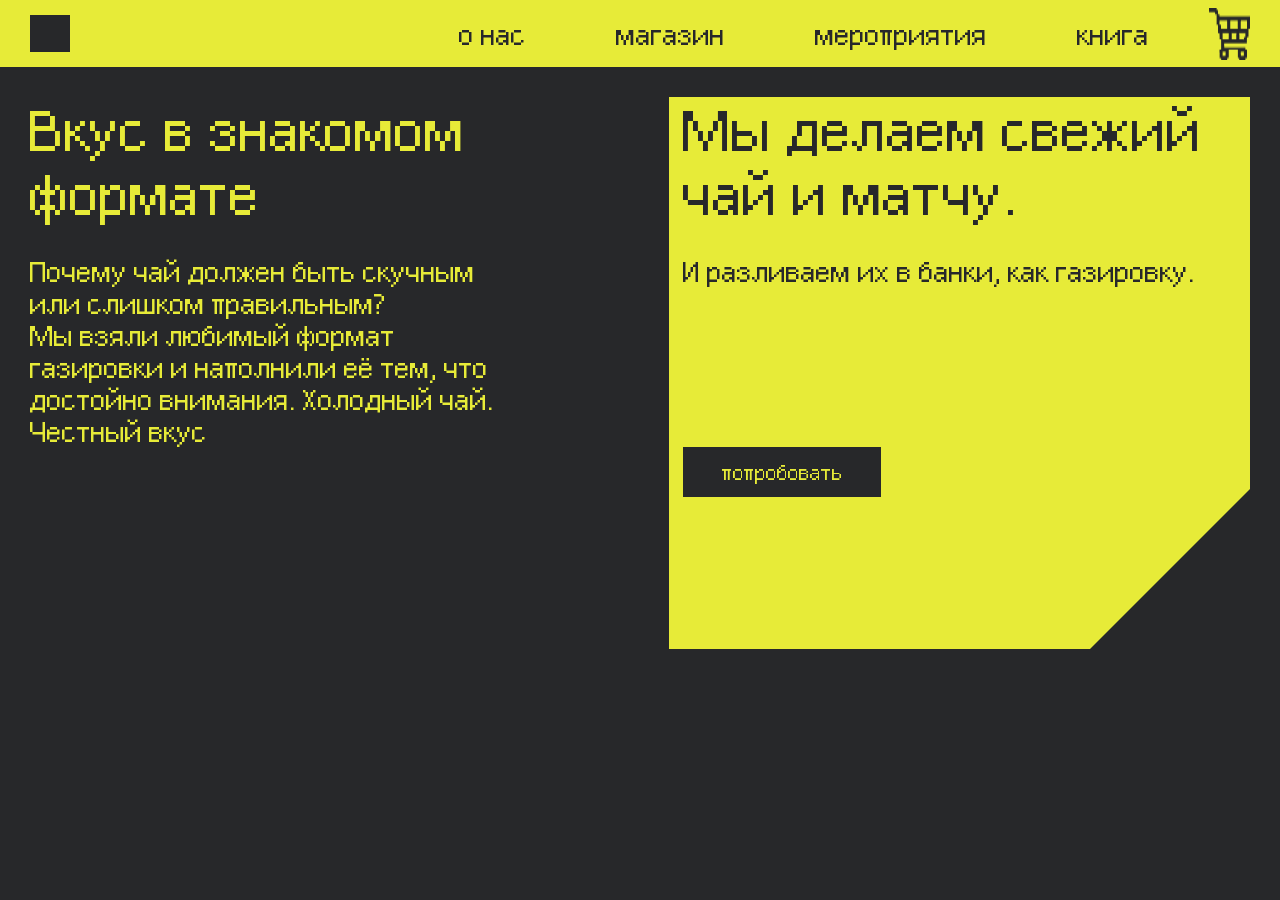
<file: index.html>
<!DOCTYPE html>
<html lang="en">
<head>
    <meta charset="UTF-8">
    <meta name="viewport" content="width=device-width, initial-scale=1.0">
    <link rel="stylesheet" href="css/main.css">
    <link rel="icon" href="images/icon.png" type="image/x-icon">
    <title>Silent Harvest</title>
</head>
<body>
    <nav>
        <img src="images/Rectangle 8.jpg" alt="">
        <div class="links small-text">
            <a style="width: fit-content;padding: 10px 30px 10px 30px;" href="about.html">о нас</a>
            <a style="width: fit-content;padding: 10px 30px 10px 30px;"  href="shop.html">магазин</a>
            <a style="width: fit-content;padding: 10px 30px 10px 30px;"  href="event.html">мероприятия</a>
            <a style="width: fit-content;padding: 10px 30px 10px 30px;"  href="book.html">книга</a>
            <img src="images/cart.png" alt="">
        </div>

                        <!-- ээээ бургерменю -->
        <button class="burger" id="burgerBtn">
            <span></span>
            <span></span>
            <span></span>
        </button>
    </nav>

    <div class="mobile-menu" id="mobileMenu">
        <a href="about.html">о нас</a>
        <a href="shop.html">магазин</a>
        <a href="event.html">мероприятия</a>
        <a href="book.html">книга</a>
        <img src="images/cart.png" alt="Корзина" style="width: 32px;">
    </div>

    <main>
        <div style="display: flex; flex-direction: column; gap: 30px;">
            <p class="big-text width">Вкус в знакомом формате</p>
        <p class="small-text width">Почему чай должен быть скучным или слишком правильным? <br> Мы&nbsp;взяли любимый формат газировки и&nbsp;наполнили её&nbsp;тем, что достойно внимания. Холодный чай. Честный вкус</p>
        </div>
        <div class="folded">
            <div style="display: flex; flex-direction: column; gap: 30px;">
                <p class="big-text">Мы&nbsp;делаем свежий чай и&nbsp;матчу.</p>
                <p class="small-text">И&nbsp;разливаем их&nbsp;в&nbsp;банки, как газировку.</p>
            </div>

            <div class="button">
                <a href="https://portfolio.hse.ru/project/298921#">попробовать</a>
            </div>
        </div>
    </main>

    <script src="burger-menu.js" defer></script>
</body>
</html>
</file>
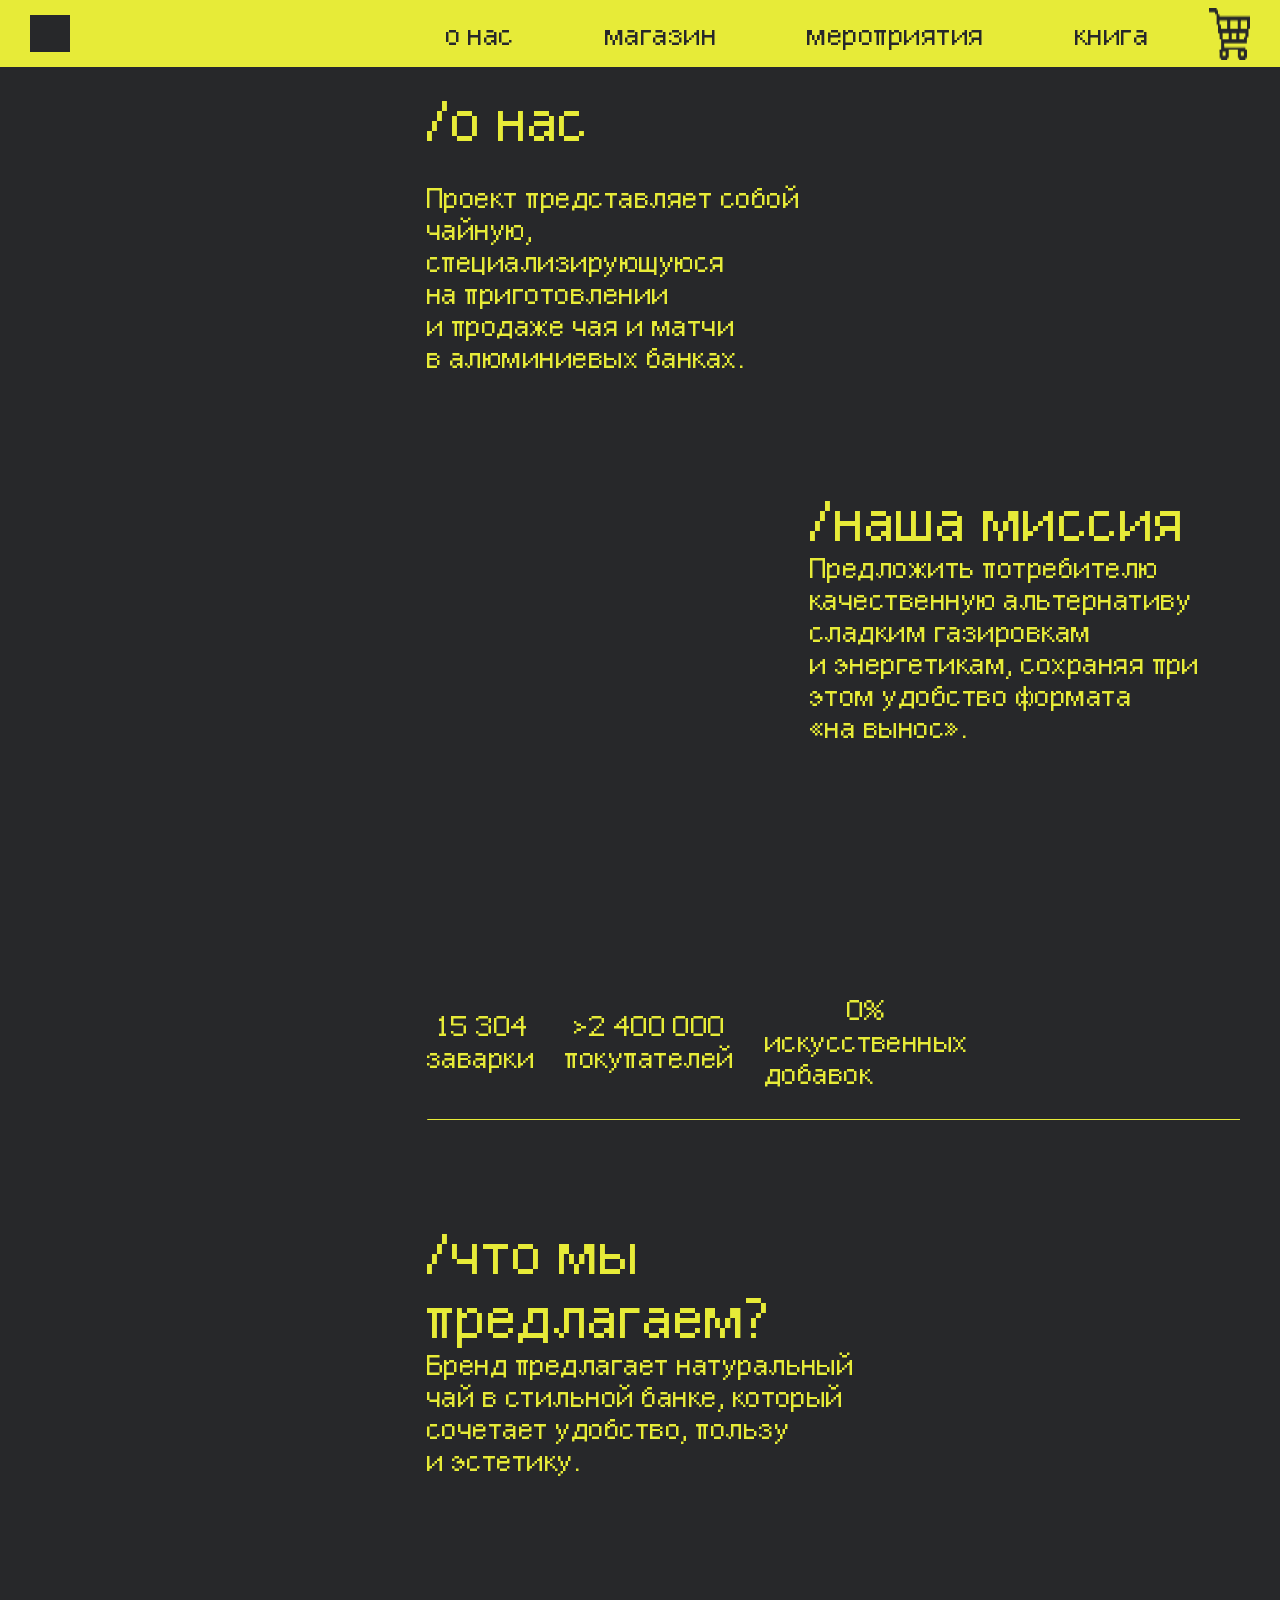
<file: about.html>
<!DOCTYPE html>
<html lang="en">
<head>
    <meta charset="UTF-8">
    <meta name="viewport" content="width=device-width, initial-scale=1.0">
    <link rel="stylesheet" href="css/about.css">
    <link rel="icon" href="images/icon.png" type="image/x-icon">
    <title>о нас</title>
</head>
<body>
    <nav>
        <img src="images/Rectangle 8.jpg" alt="">
        <div class="links small-text">
            <a style="width: fit-content;padding: 10px 30px 10px 30px;" href="about.html">о нас</a>
            <a style="width: fit-content;padding: 10px 30px 10px 30px;"  href="shop.html">магазин</a>
            <a style="width: fit-content;padding: 10px 30px 10px 30px;"  href="event.html">мероприятия</a>
            <a style="width: fit-content;padding: 10px 30px 10px 30px;"  href="book.html">книга</a>
            <img src="images/cart.png" alt="">
        </div>

                                        <!-- ээээ бургерменю -->
        <button class="burger" id="burgerBtn">
            <span></span>
            <span></span>
            <span></span>
        </button>
    </nav>

    <div class="mobile-menu" id="mobileMenu">
        <a href="about.html">о нас</a>
        <a href="shop.html">магазин</a>
        <a href="event.html">мероприятия</a>
        <a href="book.html">книга</a>
        <img src="images/cart.png" alt="Корзина" style="width: 32px;">
    </div>

    <main>
        <div class="left-video">
        <video autoplay loop muted playsinline>
            <source src="images/2.mp4" type="video/mp4">
        </video>
    </div>
    <div class="right-content">
        <div style="display: flex; flex-direction: row; justify-content: space-between;">
            <div class="left-text-block">
                <p class="big-text">/о нас</p>
                <p class="small-text">Проект представляет собой чайную, специализирующуюся на&nbsp;приготовлении и&nbsp;продаже чая и&nbsp;матчи в&nbsp;алюминиевых банках.</p>
            </div>

            <div class="right-text-block">
                <p class="big-text">/наша миссия</p>
                <p class="small-text">Предложить потребителю качественную альтернативу сладким газировкам и&nbsp;энергетикам, сохраняя при этом удобство формата &laquo;на&nbsp;вынос&raquo;.</p>
            </div>
        </div>
        

        <div class="statistyc">
            <div class="statistyc-text-block small-text">
                <div style="display: flex; flex-direction: column; align-items: center; justify-content: center;">
                <p>15 304</p>
                <p>заварки</p>
                </div>

                <div style="display: flex; flex-direction: column; align-items: center; justify-content: center;">
                <p>>2 400 000</p>
                <p>покупателей</p>
                </div>

                <div style="display: flex; flex-direction: column; align-items: center; justify-content: center;">
                <p>0%</p>
                <p>искусственных<br> добавок</p>
                </div>
            </div>
            <hr style="border-top: 1px; border-color: #E7EB38; width: 100%; display: flex;">

        </div>

        <div class="bottom-text-block">
                <p class="big-text">/что мы предлагаем?</p>
                <p class="small-text">Бренд предлагает натуральный чай в&nbsp;стильной банке, который сочетает удобство, пользу и&nbsp;эстетику.</p>
        </div>
    </div>
    </main>
    <script src="burger-menu.js" defer></script>
</body>
</html>
</file>
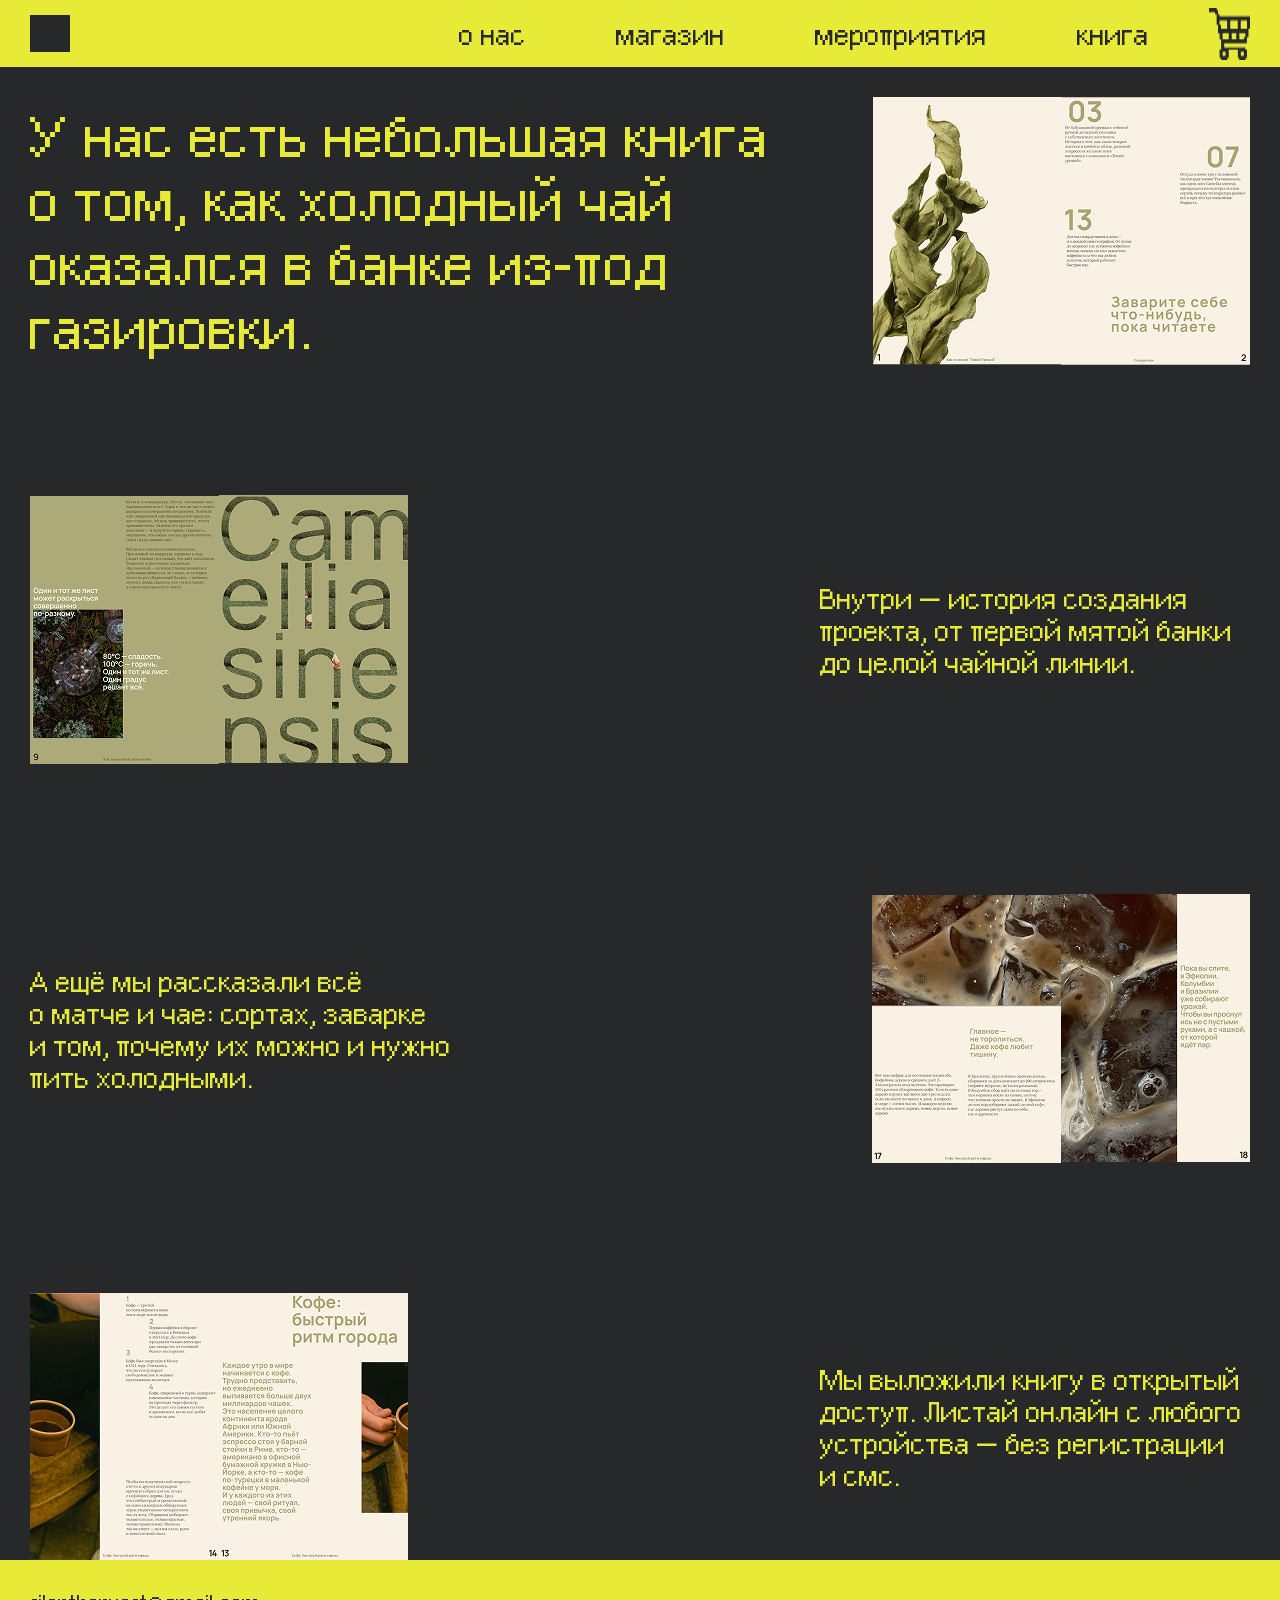
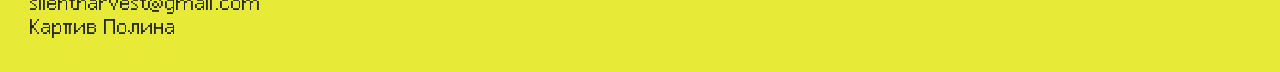
<file: book.html>
<!DOCTYPE html>
<html lang="en">
<head>
    <meta charset="UTF-8">
    <link rel="stylesheet" href="css/book.css">
    <meta name="viewport" content="width=device-width, initial-scale=1.0">
    <link rel="icon" href="images/icon.png" type="image/x-icon">
    <title>книга</title>
</head>
<body>
    <nav>
        <img src="images/Rectangle 8.jpg" alt="">
        <div class="links small-text">
            <a style="width: fit-content;padding: 10px 30px 10px 30px;" href="about.html">о нас</a>
            <a style="width: fit-content;padding: 10px 30px 10px 30px;"  href="shop.html">магазин</a>
            <a style="width: fit-content;padding: 10px 30px 10px 30px;"  href="event.html">мероприятия</a>
            <a style="width: fit-content;padding: 10px 30px 10px 30px;"  href="book.html">книга</a>
            <img src="images/cart.png" alt="">
        </div>

                <!-- ээээ бургерменю -->
        <button class="burger" id="burgerBtn">
            <span></span>
            <span></span>
            <span></span>
        </button>
    </nav>

    <div class="mobile-menu" id="mobileMenu">
        <a href="about.html">о нас</a>
        <a href="shop.html">магазин</a>
        <a href="event.html">мероприятия</a>
        <a href="book.html">книга</a>
        <img src="images/cart.png" alt="Корзина" style="width: 32px;">
    </div>

    <main>
        <div class="book-row">
            <p style="max-width: 741px;" class="big-text">У&nbsp;нас есть небольшая книга о&nbsp;том, как холодный чай оказался в&nbsp;банке из-под газировки.</p>
            <img src="images/p1.png" alt="">
        </div>

        <div style="padding-top: 130px;" class="book-row">
            <img src="images/p2.png" alt="">
            <p style="max-width: 430px;" class="small-text">Внутри — история создания проекта, от первой мятой банки до целой чайной линии.</p>
        </div>

        <div style="padding-top: 130px;" class="book-row">
            <p style="max-width: 430px;" class="small-text">А&nbsp;ещё мы&nbsp;рассказали всё о&nbsp;матче и&nbsp;чае: сортах, заварке и&nbsp;том, почему их&nbsp;можно и&nbsp;нужно пить холодными.</p>
            <img src="images/p3.png" alt="">
        </div>

        <div style="padding-top: 130px;" class="book-row">
            <img src="images/p4.png" alt="">
            <p style="max-width: 430px;" class="small-text">Мы&nbsp;выложили книгу в&nbsp;открытый доступ. Листай онлайн с&nbsp;любого устройства&nbsp;&mdash; без регистрации и&nbsp;смс.</p>
        </div>

    </main>

    <footer>
        <p>silentharvest@gmail.com</p>
        <p>Карпив Полина</p>
    </footer>
    <script src="burger-menu.js" defer></script>
</body>
</html>
</file>
<file: css/main.css>
@import url('styles.css');
body{
    overflow-x: hidden;
    max-width: 100%;
    background-color: #27282A;
    color: #E7EB38;
    font-family: "EpilepsySans";
    letter-spacing: 3%;
}

nav{
    background-color:#E7EB38;
    color:  #27282A;
    height: 67px;
    width: 100%;
    display: flex;
    flex-direction: row;
    justify-content: space-between;
    align-items: center;
    padding: 0 30px 0 30px;
}

main{
    padding: 30px 30px 0 30px;
    display: flex;
    flex-direction: row;
    justify-content: space-between;
}

.links{
    display: flex;
    flex-direction: row;
    gap: 30px;
}
.links a:hover {
    background-color: #27282A;
    color: #E7EB38;
}

.big-text{
    font-size: 64px;
}

.width{
    width: 478px;
}

.small-text{
    font-size: 32px;
}

.folded {
    width: 581px;
    height: 552px;
    background-color: #E7EB38;
    color: #27282A;
    position: relative;
    padding: 0 14px 0 14px;
    display: flex;
    flex-direction: column;
    gap: 160px;
}

.folded::after {
    content: "";
    position: absolute;
    bottom: 0;
    right: 0;
    width: 0;
    height: 0;
    border-style: solid;
    border-width: 0 0 160px 160px;
    border-color: transparent transparent #27282A transparent;
}

.button{
    background-color: #27282A;
    color: #E7EB38;
    font-size: 24px;
    width: 198px;
    height: 50px;
    display: flex;
    align-items: center;
    justify-content: center;
}

.button:active {
    background-color: #27282A;
    color: #E7EB38;
}


::selection {
    background-color: #E7EB38;  
    color: #27282A           
}

::-moz-selection {
    background-color: #E7EB38; 
    color: #27282A 
}

.folded *::selection {
    background-color: #27282A; 
    color: #E7EB38;            
}

.folded *::-moz-selection {
    background-color: #27282A; 
    color: #E7EB38; 
}

.burger {
    display: none;
    flex-direction: column;
    gap: 5px;
    padding: 5px;
    background: none;
    border: none;
}
.burger span {
    display: block;
    width: 28px;
    height: 3px;
    background-color: #27282A;
    transition: 0.3s;
    border-radius: 2px;
}

.mobile-menu {
    display: none;
    position: absolute;
    top: 67px;
    left: 0;
    width: 100%;
    background-color: #E7EB38;
    flex-direction: column;
    padding: 20px 0;
    gap: 10px;
    z-index: 20;
    a {
        color: #27282A;
        text-decoration: none;
        padding: 12px 30px;
        font-size: 20px;
        transition: 0.2s;
        text-align: center;
    }
}

.mobile-menu img {
    display: block;
    margin: 10px auto 0;
    width: 32px;
}

@media(max-width: 900px){
    main{
    padding: 30px 30px 0 30px;
    display: flex;
    flex-direction: column;
    justify-content: center;
    align-items: center;
}
.width{
    width: auto;
}

.folded {
    width: auto;
    gap: 60px;
}

.button{
    background-color: #27282A;
    color: #E7EB38;
    font-size: 24px;
    width: 198px;
    height: 50px;
    display: flex;
    align-items: center;
    justify-content: center;
}
    .links a {
        display: none;
    }
    .links img {
        display: none;
    }
    .burger {
        display: flex;
    }
    .mobile-menu.open {
        display: flex;
    }

}
</file>
<file: css/about.css>
@import url('styles.css');

* {
    margin: 0;
    padding: 0;
    box-sizing: border-box;
}

body {
    max-width: 100%;
    background-color: #27282A;
    color: #E7EB38;
    font-family: "EpilepsySans";
    letter-spacing: 0.03em;
}

nav {
    background-color: #E7EB38;
    color: #27282A;
    height: 67px;
    width: 100%;
    display: flex;
    flex-direction: row;
    justify-content: space-between;
    align-items: center;
    padding: 0 30px;
    position: fixed;
    top: 0;
    left: 0;
    z-index: 100;
}

main {
    display: flex;
    flex-direction: row;
    padding-top: 67px; 
    min-height: 100vh;
}

.left-video {
    flex: 1;
    position: sticky;
    top: 67px; 
    height: calc(100vh - 67px); 
    overflow: hidden;
}

.left-video video {
    width: 100%;
    height: 100%;
    object-fit: cover;
}

.right-content {
    flex: 1;
    padding: 20px 40px 100px 40px;
    height: 200vh;
}

.links {
    display: flex;
    flex-direction: row;
    gap: 30px;
}

.links a {
    text-decoration: none;
    color: inherit;
}

.links a:hover {
    background-color: #27282A;
    color: #E7EB38;
}

.big-text {
    font-size: 64px;
}

.small-text {
    font-size: 32px;
}

.statistyc{
    display: flex;
    flex-direction: column;
    gap: 30px;
    padding-top: 250px;
}

.left-text-block{
    display: flex;
    flex-direction: column;
    gap: 30px;
    width: 383px;
}

.right-text-block{
    display: flex;
    flex-direction: column;
    width: 430px;
    padding-top: 400px;
}
.bottom-text-block{
    display: flex;
    flex-direction: column;
    width: 430px;
    padding-top: 100px;
}
.statistyc-text-block{
    display: flex;
    flex-direction: row;
    gap: 30px;
}

::selection {
    background-color: #E7EB38;  
    color: #27282A           
}

::-moz-selection {
    background-color: #E7EB38; 
    color: #27282A 
}


.burger {
    display: none;
    flex-direction: column;
    gap: 5px;
    padding: 5px;
    background: none;
    border: none;
}
.burger span {
    display: block;
    width: 28px;
    height: 3px;
    background-color: #27282A;
    transition: 0.3s;
    border-radius: 2px;
}

.mobile-menu {
    display: none;
    position: absolute;
    top: 67px;
    left: 0;
    width: 100%;
    background-color: #E7EB38;
    flex-direction: column;
    padding: 20px 0;
    gap: 10px;
    z-index: 20;
    a {
        color: #27282A;
        text-decoration: none;
        padding: 12px 30px;
        font-size: 20px;
        transition: 0.2s;
        text-align: center;
    }
}

.mobile-menu img {
    display: block;
    margin: 10px auto 0;
    width: 32px;
}

@media (max-width: 851px) {
        .links a {
        display: none;
    }
    .links img {
        display: none;
    }
    .burger {
        display: flex;
    }
    .mobile-menu.open {
        display: flex;
    }
}
</file>
<file: css/book.css>
@import url('styles.css');
*{
    font-family: "EpilepsySans";
}
body{
    overflow-x: hidden;
    max-width: 100%;
    background-color: #27282A;
    color: #E7EB38;
    letter-spacing: 3%;
    font-family: "EpilepsySans";
}

nav{
    background-color:#E7EB38;
    color:  #27282A;
    height: 67px;
    width: 100%;
    display: flex;
    flex-direction: row;
    justify-content: space-between;
    align-items: center;
    padding: 0 30px 0 30px;
}


main{
    padding: 30px 30px 0 30px;
}

footer{
    height: 112px;
    background-color: #E7EB38;
    font-size: 24px;
    color: #27282A;
    padding: 30px;
}

.links{
    display: flex;
    flex-direction: row;
    gap: 30px;
}

.links a:hover {
    background-color: #27282A;
    color: #E7EB38;
}

.links a {
    text-decoration: none;
    color: inherit;
}

.big-text {
    font-size: 64px;
}

.small-text {
    font-size: 32px;
}

.book-row{
    display: flex;
    flex-direction: row;
    align-items: center;
    justify-content: space-between;
}

::selection {
    background-color: #E7EB38;  
    color: #27282A           
}

::-moz-selection {
    background-color: #E7EB38; 
    color: #27282A 
}

footer *::selection {
    background-color: #27282A; 
    color: #E7EB38;            
}

footer *::-moz-selection {
    background-color: #27282A; 
    color: #E7EB38; 
}





.burger {
    display: none;
    flex-direction: column;
    gap: 5px;
    padding: 5px;
    background: none;
    border: none;
}
.burger span {
    display: block;
    width: 28px;
    height: 3px;
    background-color: #27282A;
    transition: 0.3s;
    border-radius: 2px;
}

.mobile-menu {
    display: none;
    position: absolute;
    top: 67px;
    left: 0;
    width: 100%;
    background-color: #E7EB38;
    flex-direction: column;
    padding: 20px 0;
    gap: 10px;
    z-index: 20;
    a {
        color: #27282A;
        text-decoration: none;
        padding: 12px 30px;
        font-size: 20px;
        transition: 0.2s;
        text-align: center;
    }
}

.mobile-menu img {
    display: block;
    margin: 10px auto 0;
    width: 32px;
}

@media (max-width: 933px) {
    .links a {
        display: none;
    }
    .links img {
        display: none;
    }
    .burger {
        display: flex;
    }
    .mobile-menu.open {
        display: flex;
    }

    .book-row {
        flex-direction: column;
        align-items: center;
        text-align: center;
        padding-top: 60px;
        gap: 30px;
    }

    .big-text {
        font-size: 45px;
    }

    footer {
        font-size: 18px;
        padding: 20px;
        min-height: 90px;
        display: flex;
        flex-direction: column;
        gap: 8px;
        align-items: center;
        text-align: center;
    }
}
</file>
